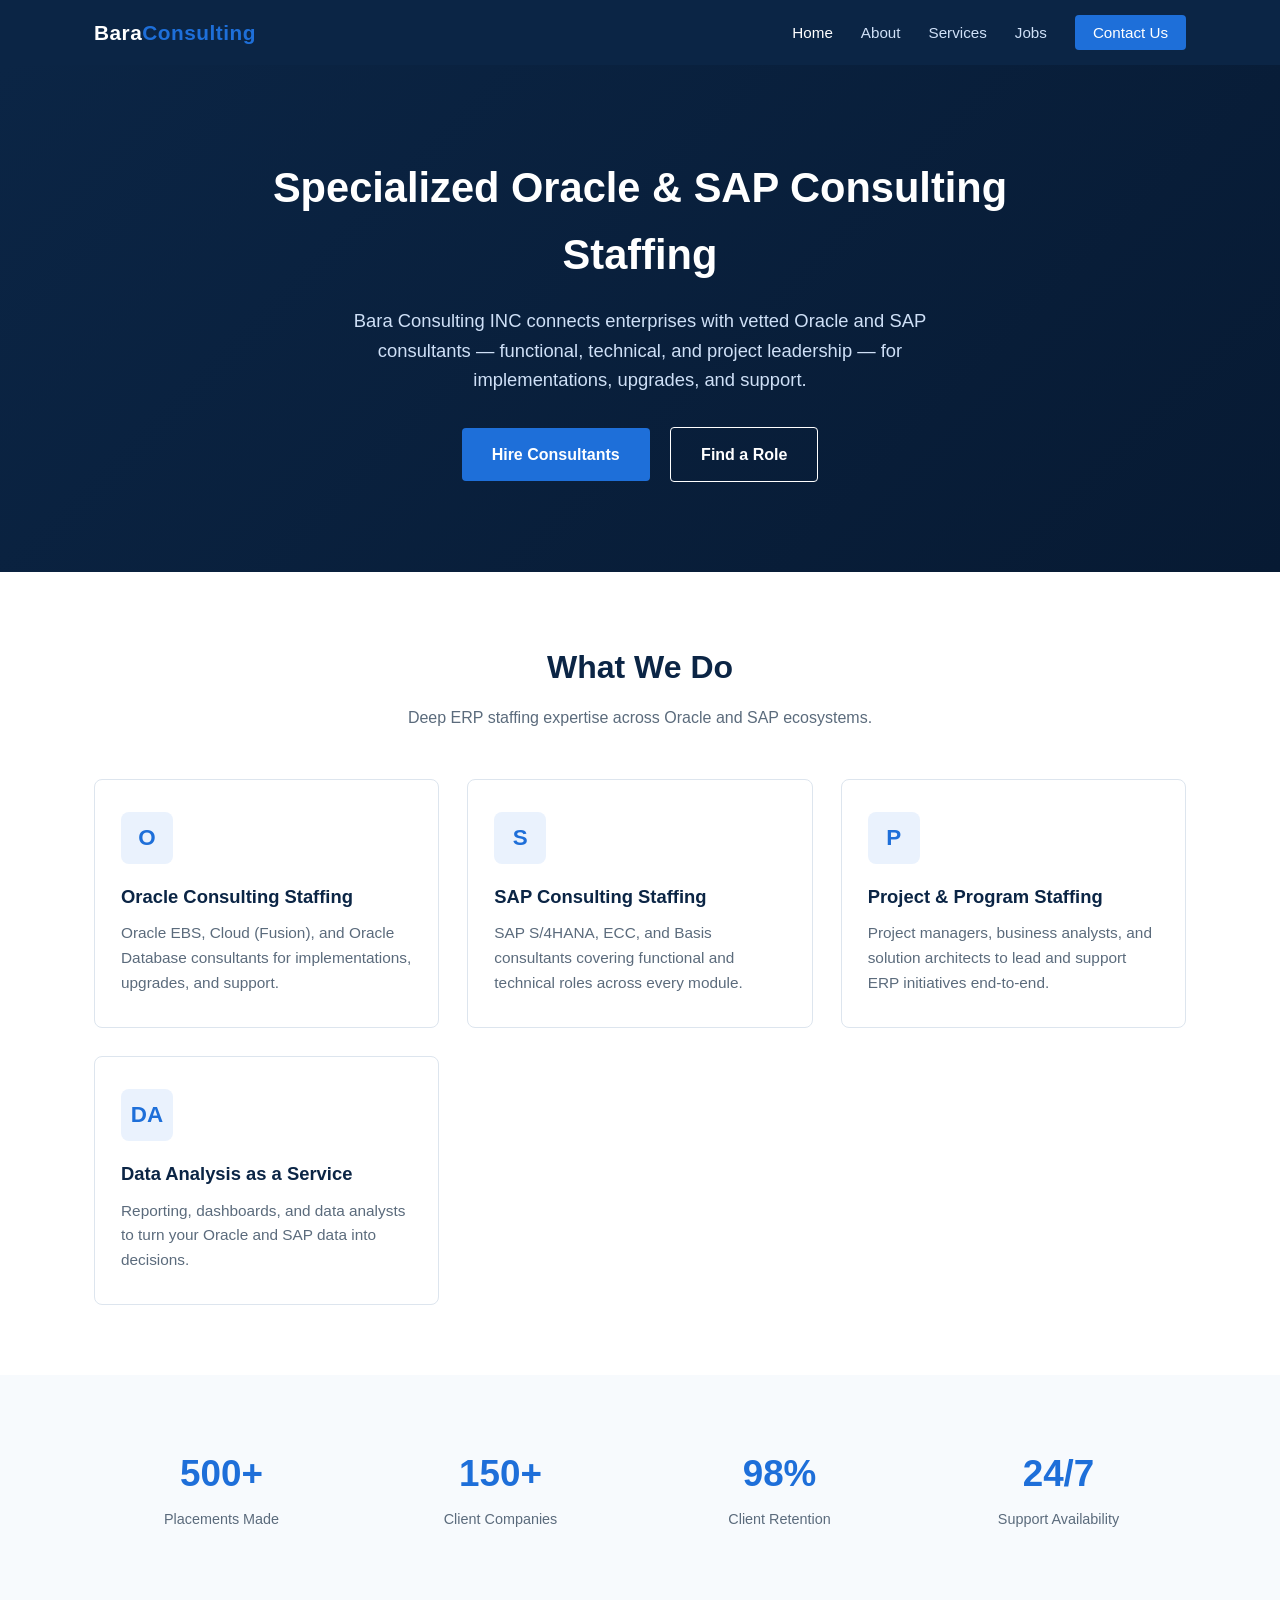
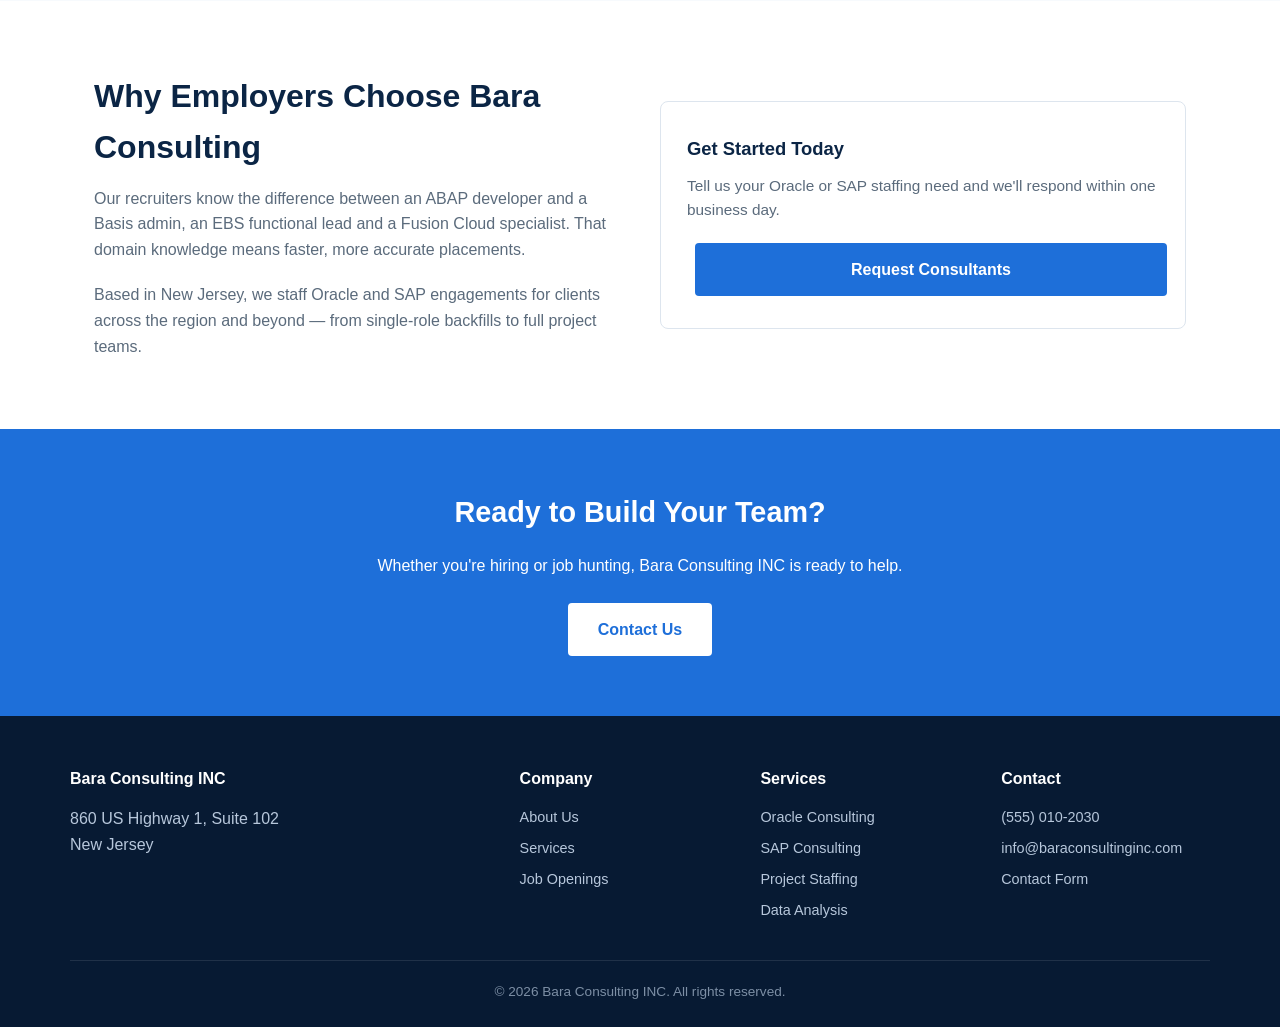
<file: index.html>
<!DOCTYPE html>
<html lang="en">
<head>
<meta charset="UTF-8">
<meta name="viewport" content="width=device-width, initial-scale=1.0">
<title>Bara Consulting INC | Oracle &amp; SAP Consulting Staffing</title>
<meta name="description" content="Bara Consulting INC provides specialized Oracle and SAP consulting staffing for enterprises across New Jersey and beyond.">
<link rel="stylesheet" href="css/style.css">
</head>
<body>

<header>
  <div class="navbar">
    <a href="index.html" class="logo">Bara<span>Consulting</span></a>
    <nav>
      <ul>
        <li><a href="index.html" class="active">Home</a></li>
        <li><a href="about.html">About</a></li>
        <li><a href="services.html">Services</a></li>
        <li><a href="jobs.html">Jobs</a></li>
        <li><a href="contact.html" class="nav-cta">Contact Us</a></li>
      </ul>
    </nav>
  </div>
</header>

<section class="hero">
  <div class="container">
    <h1>Specialized Oracle &amp; SAP Consulting Staffing</h1>
    <p>Bara Consulting INC connects enterprises with vetted Oracle and SAP consultants — functional, technical, and project leadership — for implementations, upgrades, and support.</p>
    <a href="contact.html" class="btn">Hire Consultants</a>
    <a href="jobs.html" class="btn btn-outline">Find a Role</a>
  </div>
</section>

<section>
  <div class="container">
    <h2 class="section-title">What We Do</h2>
    <p class="section-sub">Deep ERP staffing expertise across Oracle and SAP ecosystems.</p>
    <div class="grid-3">
      <div class="card">
        <div class="icon">O</div>
        <h3>Oracle Consulting Staffing</h3>
        <p>Oracle EBS, Cloud (Fusion), and Oracle Database consultants for implementations, upgrades, and support.</p>
      </div>
      <div class="card">
        <div class="icon">S</div>
        <h3>SAP Consulting Staffing</h3>
        <p>SAP S/4HANA, ECC, and Basis consultants covering functional and technical roles across every module.</p>
      </div>
      <div class="card">
        <div class="icon">P</div>
        <h3>Project &amp; Program Staffing</h3>
        <p>Project managers, business analysts, and solution architects to lead and support ERP initiatives end-to-end.</p>
      </div>
      <div class="card">
        <div class="icon">DA</div>
        <h3>Data Analysis as a Service</h3>
        <p>Reporting, dashboards, and data analysts to turn your Oracle and SAP data into decisions.</p>
      </div>
    </div>
  </div>
</section>

<section class="bg-light">
  <div class="container">
    <div class="stats">
      <div>
        <div class="num">500+</div>
        <div class="label">Placements Made</div>
      </div>
      <div>
        <div class="num">150+</div>
        <div class="label">Client Companies</div>
      </div>
      <div>
        <div class="num">98%</div>
        <div class="label">Client Retention</div>
      </div>
      <div>
        <div class="num">24/7</div>
        <div class="label">Support Availability</div>
      </div>
    </div>
  </div>
</section>

<section>
  <div class="container grid-2">
    <div>
      <h2 class="section-title" style="text-align:left">Why Employers Choose Bara Consulting</h2>
      <p style="color:var(--gray); margin-bottom:20px;">Our recruiters know the difference between an ABAP developer and a Basis admin, an EBS functional lead and a Fusion Cloud specialist. That domain knowledge means faster, more accurate placements.</p>
      <p style="color:var(--gray);">Based in New Jersey, we staff Oracle and SAP engagements for clients across the region and beyond — from single-role backfills to full project teams.</p>
    </div>
    <div class="card">
      <h3>Get Started Today</h3>
      <p style="margin-bottom:20px;">Tell us your Oracle or SAP staffing need and we'll respond within one business day.</p>
      <a href="contact.html" class="btn" style="width:100%; text-align:center;">Request Consultants</a>
    </div>
  </div>
</section>

<div class="cta-band">
  <h2>Ready to Build Your Team?</h2>
  <p style="margin-bottom:24px;">Whether you're hiring or job hunting, Bara Consulting INC is ready to help.</p>
  <a href="contact.html" class="btn">Contact Us</a>
</div>

<footer>
  <div class="footer-grid">
    <div>
      <h4>Bara Consulting INC</h4>
      <p>860 US Highway 1, Suite 102<br>New Jersey</p>
    </div>
    <div>
      <h4>Company</h4>
      <ul>
        <li><a href="about.html">About Us</a></li>
        <li><a href="services.html">Services</a></li>
        <li><a href="jobs.html">Job Openings</a></li>
      </ul>
    </div>
    <div>
      <h4>Services</h4>
      <ul>
        <li><a href="services.html">Oracle Consulting</a></li>
        <li><a href="services.html">SAP Consulting</a></li>
        <li><a href="services.html">Project Staffing</a></li>
        <li><a href="services.html">Data Analysis</a></li>
      </ul>
    </div>
    <div>
      <h4>Contact</h4>
      <ul>
        <li>(555) 010-2030</li>
        <li>info@baraconsultinginc.com</li>
        <li><a href="contact.html">Contact Form</a></li>
      </ul>
    </div>
  </div>
  <div class="footer-bottom">&copy; 2026 Bara Consulting INC. All rights reserved.</div>
</footer>

</body>
</html>
</file>
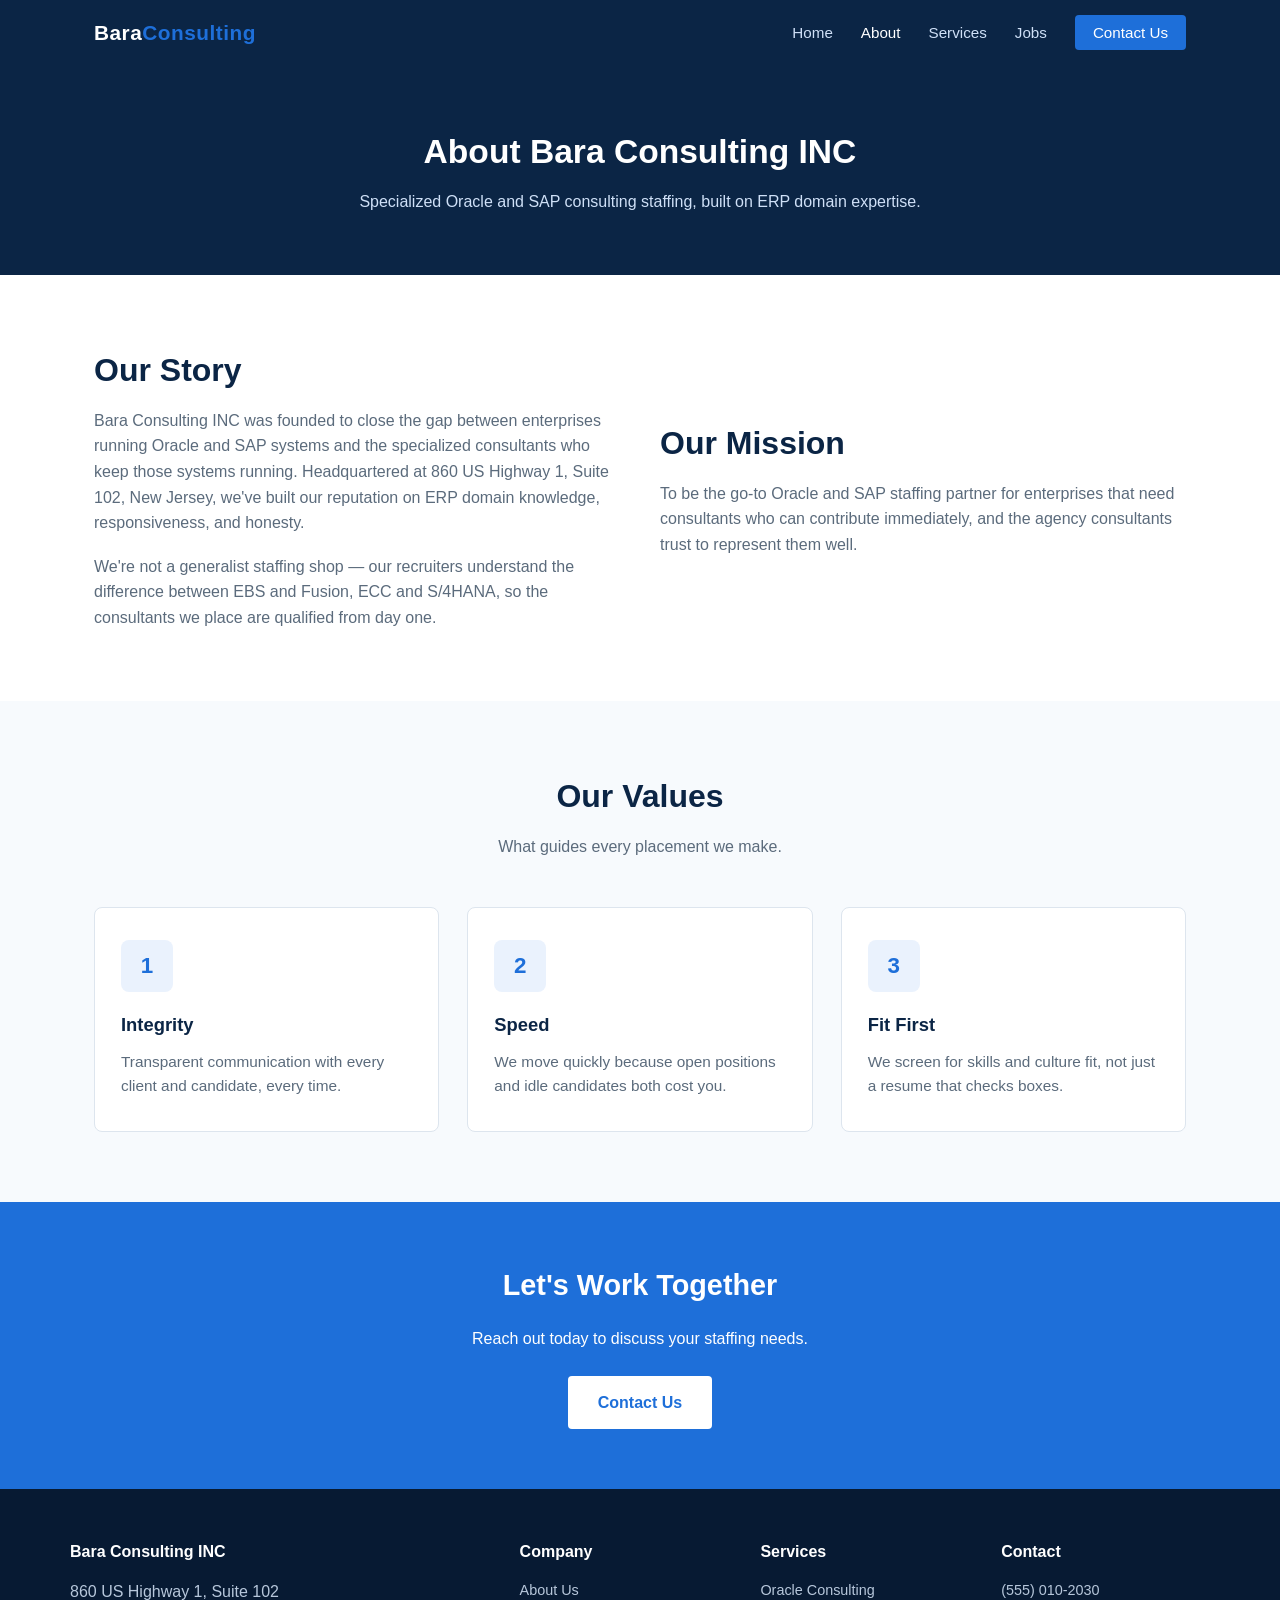
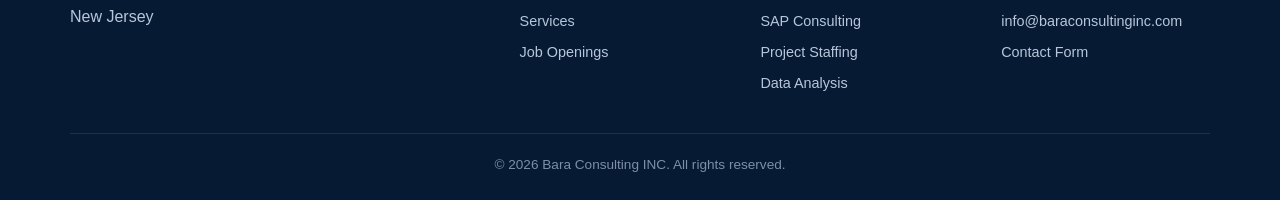
<file: about.html>
<!DOCTYPE html>
<html lang="en">
<head>
<meta charset="UTF-8">
<meta name="viewport" content="width=device-width, initial-scale=1.0">
<title>About Us | Bara Consulting INC</title>
<meta name="description" content="Learn about Bara Consulting INC, a New Jersey based staffing agency connecting businesses with reliable talent.">
<link rel="stylesheet" href="css/style.css">
</head>
<body>

<header>
  <div class="navbar">
    <a href="index.html" class="logo">Bara<span>Consulting</span></a>
    <nav>
      <ul>
        <li><a href="index.html">Home</a></li>
        <li><a href="about.html" class="active">About</a></li>
        <li><a href="services.html">Services</a></li>
        <li><a href="jobs.html">Jobs</a></li>
        <li><a href="contact.html" class="nav-cta">Contact Us</a></li>
      </ul>
    </nav>
  </div>
</header>

<div class="page-header">
  <h1>About Bara Consulting INC</h1>
  <p>Specialized Oracle and SAP consulting staffing, built on ERP domain expertise.</p>
</div>

<section>
  <div class="container grid-2">
    <div>
      <h2 class="section-title" style="text-align:left;">Our Story</h2>
      <p style="color:var(--gray); margin-bottom:18px;">Bara Consulting INC was founded to close the gap between enterprises running Oracle and SAP systems and the specialized consultants who keep those systems running. Headquartered at 860 US Highway 1, Suite 102, New Jersey, we've built our reputation on ERP domain knowledge, responsiveness, and honesty.</p>
      <p style="color:var(--gray);">We're not a generalist staffing shop — our recruiters understand the difference between EBS and Fusion, ECC and S/4HANA, so the consultants we place are qualified from day one.</p>
    </div>
    <div>
      <h2 class="section-title" style="text-align:left;">Our Mission</h2>
      <p style="color:var(--gray);">To be the go-to Oracle and SAP staffing partner for enterprises that need consultants who can contribute immediately, and the agency consultants trust to represent them well.</p>
    </div>
  </div>
</section>

<section class="bg-light">
  <div class="container">
    <h2 class="section-title">Our Values</h2>
    <p class="section-sub">What guides every placement we make.</p>
    <div class="grid-3">
      <div class="card">
        <div class="icon">1</div>
        <h3>Integrity</h3>
        <p>Transparent communication with every client and candidate, every time.</p>
      </div>
      <div class="card">
        <div class="icon">2</div>
        <h3>Speed</h3>
        <p>We move quickly because open positions and idle candidates both cost you.</p>
      </div>
      <div class="card">
        <div class="icon">3</div>
        <h3>Fit First</h3>
        <p>We screen for skills and culture fit, not just a resume that checks boxes.</p>
      </div>
    </div>
  </div>
</section>

<div class="cta-band">
  <h2>Let's Work Together</h2>
  <p style="margin-bottom:24px;">Reach out today to discuss your staffing needs.</p>
  <a href="contact.html" class="btn">Contact Us</a>
</div>

<footer>
  <div class="footer-grid">
    <div>
      <h4>Bara Consulting INC</h4>
      <p>860 US Highway 1, Suite 102<br>New Jersey</p>
    </div>
    <div>
      <h4>Company</h4>
      <ul>
        <li><a href="about.html">About Us</a></li>
        <li><a href="services.html">Services</a></li>
        <li><a href="jobs.html">Job Openings</a></li>
      </ul>
    </div>
    <div>
      <h4>Services</h4>
      <ul>
        <li><a href="services.html">Oracle Consulting</a></li>
        <li><a href="services.html">SAP Consulting</a></li>
        <li><a href="services.html">Project Staffing</a></li>
        <li><a href="services.html">Data Analysis</a></li>
      </ul>
    </div>
    <div>
      <h4>Contact</h4>
      <ul>
        <li>(555) 010-2030</li>
        <li>info@baraconsultinginc.com</li>
        <li><a href="contact.html">Contact Form</a></li>
      </ul>
    </div>
  </div>
  <div class="footer-bottom">&copy; 2026 Bara Consulting INC. All rights reserved.</div>
</footer>

</body>
</html>
</file>
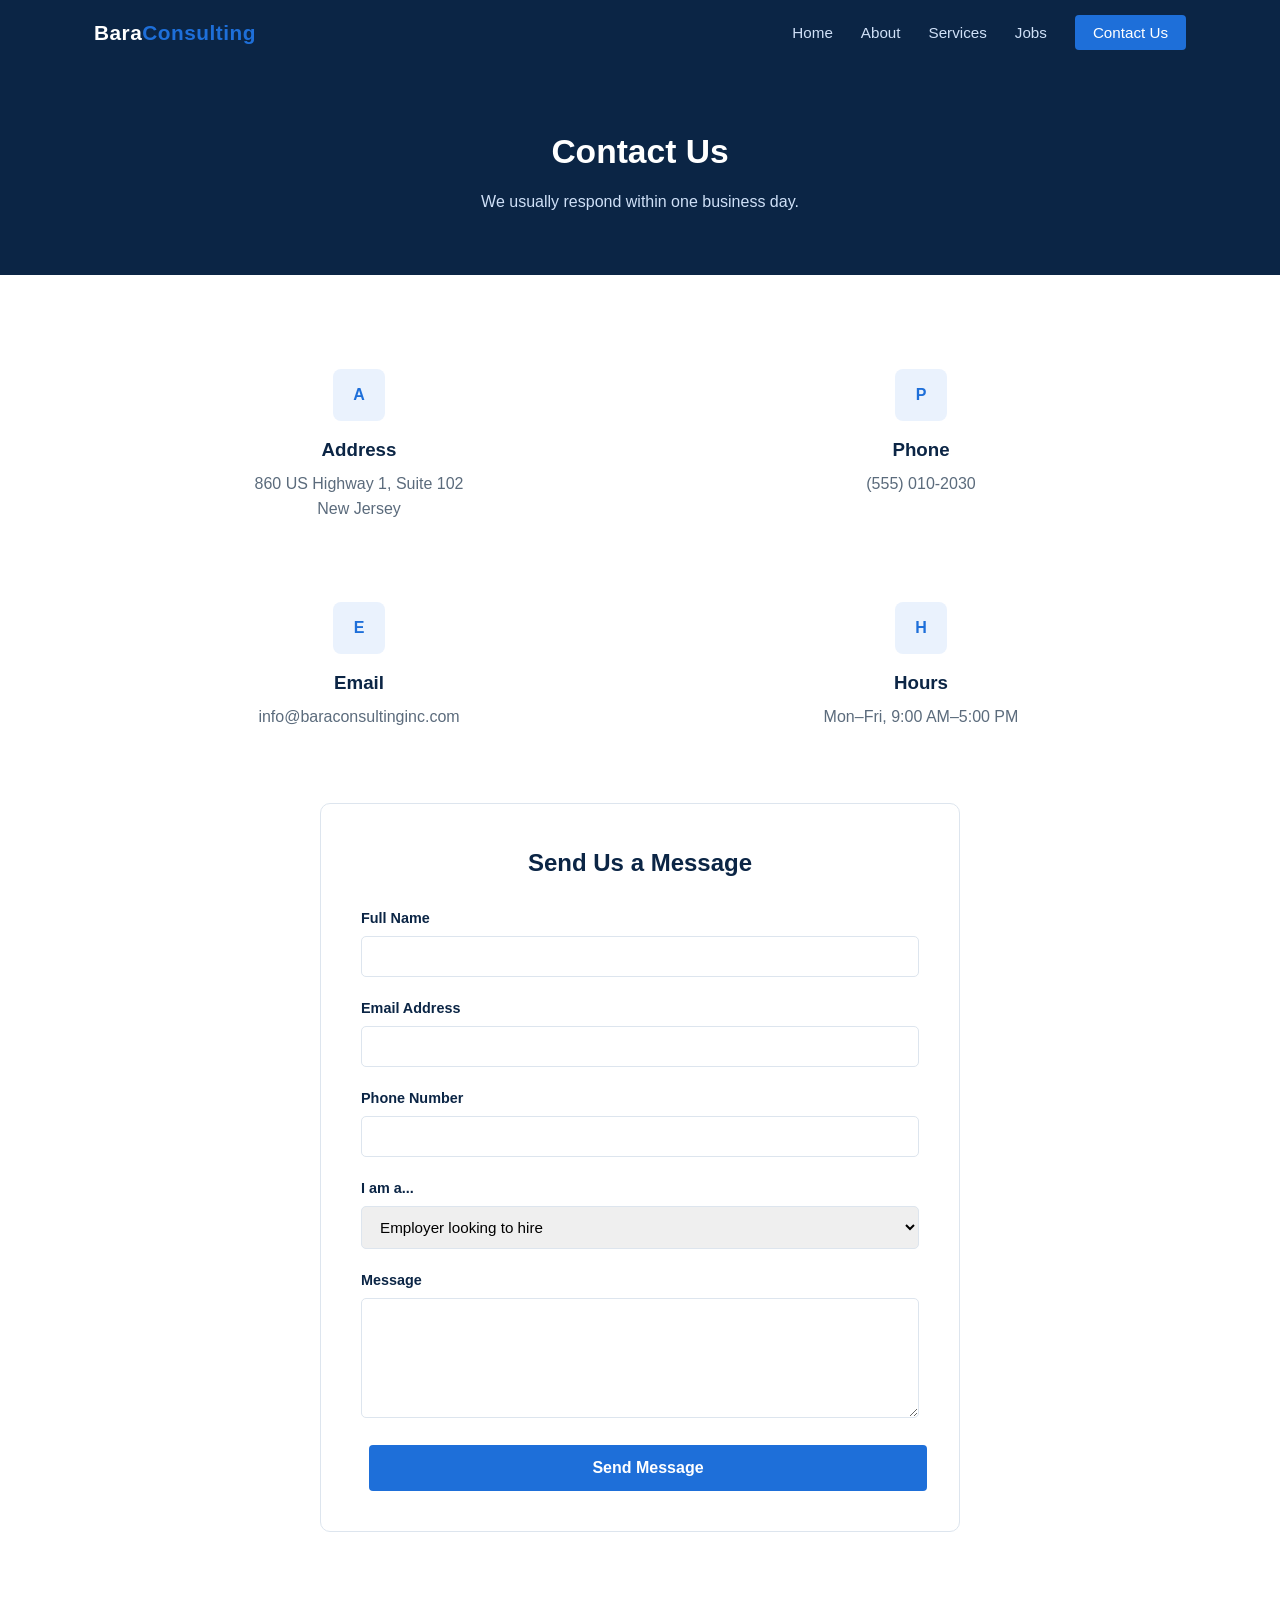
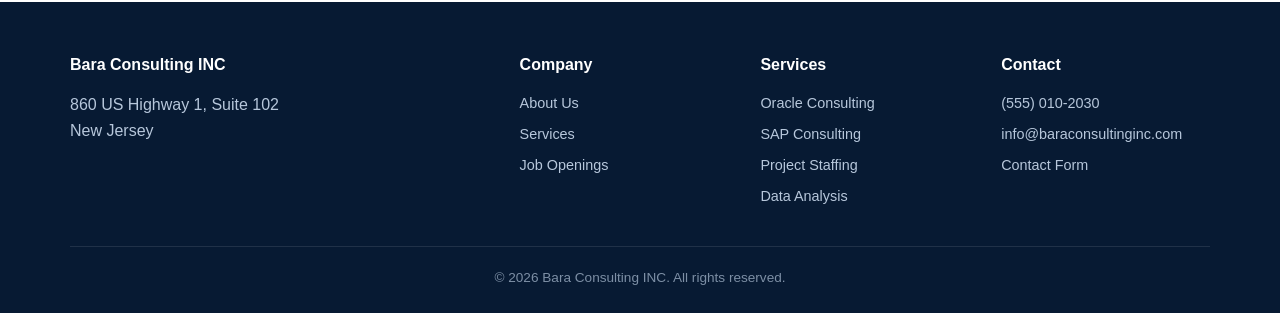
<file: contact.html>
<!DOCTYPE html>
<html lang="en">
<head>
<meta charset="UTF-8">
<meta name="viewport" content="width=device-width, initial-scale=1.0">
<title>Contact Us | Bara Consulting INC</title>
<meta name="description" content="Contact Bara Consulting INC, a New Jersey staffing agency, at 860 US Highway 1 Suite 102.">
<link rel="stylesheet" href="css/style.css">
</head>
<body>

<header>
  <div class="navbar">
    <a href="index.html" class="logo">Bara<span>Consulting</span></a>
    <nav>
      <ul>
        <li><a href="index.html">Home</a></li>
        <li><a href="about.html">About</a></li>
        <li><a href="services.html">Services</a></li>
        <li><a href="jobs.html">Jobs</a></li>
        <li><a href="contact.html" class="nav-cta active">Contact Us</a></li>
      </ul>
    </nav>
  </div>
</header>

<div class="page-header">
  <h1>Contact Us</h1>
  <p>We usually respond within one business day.</p>
</div>

<section>
  <div class="container">
    <div class="contact-info">
      <div class="info-card">
        <div class="icon" style="width:52px;height:52px;border-radius:8px;background:var(--blue-light);color:var(--blue);display:flex;align-items:center;justify-content:center;font-weight:700;">A</div>
        <h3>Address</h3>
        <p>860 US Highway 1, Suite 102<br>New Jersey</p>
      </div>
      <div class="info-card">
        <div class="icon" style="width:52px;height:52px;border-radius:8px;background:var(--blue-light);color:var(--blue);display:flex;align-items:center;justify-content:center;font-weight:700;">P</div>
        <h3>Phone</h3>
        <p>(555) 010-2030</p>
      </div>
      <div class="info-card">
        <div class="icon" style="width:52px;height:52px;border-radius:8px;background:var(--blue-light);color:var(--blue);display:flex;align-items:center;justify-content:center;font-weight:700;">E</div>
        <h3>Email</h3>
        <p>info@baraconsultinginc.com</p>
      </div>
      <div class="info-card">
        <div class="icon" style="width:52px;height:52px;border-radius:8px;background:var(--blue-light);color:var(--blue);display:flex;align-items:center;justify-content:center;font-weight:700;">H</div>
        <h3>Hours</h3>
        <p>Mon&ndash;Fri, 9:00 AM&ndash;5:00 PM</p>
      </div>
    </div>

    <div class="form-box">
      <h2 style="color:var(--navy); margin-bottom:24px; text-align:center;">Send Us a Message</h2>
      <form action="mailto:info@baraconsultinginc.com" method="post" enctype="text/plain">
        <label for="name">Full Name</label>
        <input type="text" id="name" name="name" required>

        <label for="email">Email Address</label>
        <input type="email" id="email" name="email" required>

        <label for="phone">Phone Number</label>
        <input type="tel" id="phone" name="phone">

        <label for="type">I am a...</label>
        <select id="type" name="type">
          <option>Employer looking to hire</option>
          <option>Job seeker</option>
          <option>Other</option>
        </select>

        <label for="message">Message</label>
        <textarea id="message" name="message" required></textarea>

        <button type="submit" class="btn" style="width:100%; border:none; cursor:pointer; font-size:1rem;">Send Message</button>
      </form>
    </div>
  </div>
</section>

<footer>
  <div class="footer-grid">
    <div>
      <h4>Bara Consulting INC</h4>
      <p>860 US Highway 1, Suite 102<br>New Jersey</p>
    </div>
    <div>
      <h4>Company</h4>
      <ul>
        <li><a href="about.html">About Us</a></li>
        <li><a href="services.html">Services</a></li>
        <li><a href="jobs.html">Job Openings</a></li>
      </ul>
    </div>
    <div>
      <h4>Services</h4>
      <ul>
        <li><a href="services.html">Oracle Consulting</a></li>
        <li><a href="services.html">SAP Consulting</a></li>
        <li><a href="services.html">Project Staffing</a></li>
        <li><a href="services.html">Data Analysis</a></li>
      </ul>
    </div>
    <div>
      <h4>Contact</h4>
      <ul>
        <li>(555) 010-2030</li>
        <li>info@baraconsultinginc.com</li>
        <li><a href="contact.html">Contact Form</a></li>
      </ul>
    </div>
  </div>
  <div class="footer-bottom">&copy; 2026 Bara Consulting INC. All rights reserved.</div>
</footer>

</body>
</html>
</file>
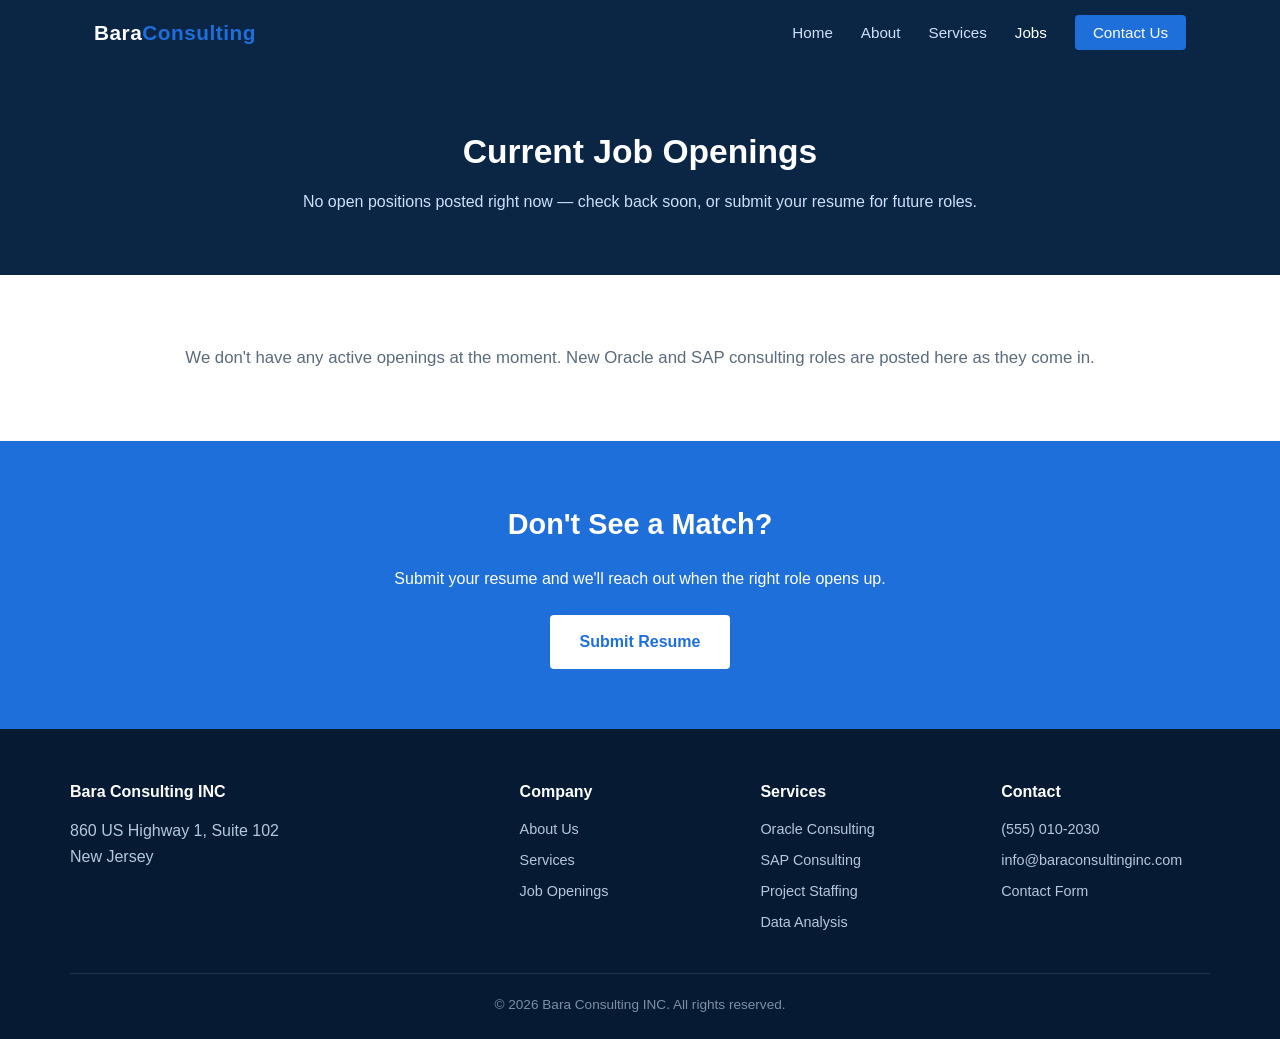
<file: jobs.html>
<!DOCTYPE html>
<html lang="en">
<head>
<meta charset="UTF-8">
<meta name="viewport" content="width=device-width, initial-scale=1.0">
<title>Job Openings | Bara Consulting INC</title>
<meta name="description" content="Browse current job openings from Bara Consulting INC staffing agency in New Jersey.">
<link rel="stylesheet" href="css/style.css">
</head>
<body>

<header>
  <div class="navbar">
    <a href="index.html" class="logo">Bara<span>Consulting</span></a>
    <nav>
      <ul>
        <li><a href="index.html">Home</a></li>
        <li><a href="about.html">About</a></li>
        <li><a href="services.html">Services</a></li>
        <li><a href="jobs.html" class="active">Jobs</a></li>
        <li><a href="contact.html" class="nav-cta">Contact Us</a></li>
      </ul>
    </nav>
  </div>
</header>

<div class="page-header">
  <h1>Current Job Openings</h1>
  <p>No open positions posted right now — check back soon, or submit your resume for future roles.</p>
</div>

<section>
  <div class="container">
    <p style="text-align:center; color:var(--gray); font-size:1.05rem;">We don't have any active openings at the moment. New Oracle and SAP consulting roles are posted here as they come in.</p>
  </div>
</section>

<div class="cta-band">
  <h2>Don't See a Match?</h2>
  <p style="margin-bottom:24px;">Submit your resume and we'll reach out when the right role opens up.</p>
  <a href="contact.html" class="btn">Submit Resume</a>
</div>

<footer>
  <div class="footer-grid">
    <div>
      <h4>Bara Consulting INC</h4>
      <p>860 US Highway 1, Suite 102<br>New Jersey</p>
    </div>
    <div>
      <h4>Company</h4>
      <ul>
        <li><a href="about.html">About Us</a></li>
        <li><a href="services.html">Services</a></li>
        <li><a href="jobs.html">Job Openings</a></li>
      </ul>
    </div>
    <div>
      <h4>Services</h4>
      <ul>
        <li><a href="services.html">Oracle Consulting</a></li>
        <li><a href="services.html">SAP Consulting</a></li>
        <li><a href="services.html">Project Staffing</a></li>
        <li><a href="services.html">Data Analysis</a></li>
      </ul>
    </div>
    <div>
      <h4>Contact</h4>
      <ul>
        <li>(555) 010-2030</li>
        <li>info@baraconsultinginc.com</li>
        <li><a href="contact.html">Contact Form</a></li>
      </ul>
    </div>
  </div>
  <div class="footer-bottom">&copy; 2026 Bara Consulting INC. All rights reserved.</div>
</footer>

</body>
</html>
</file>
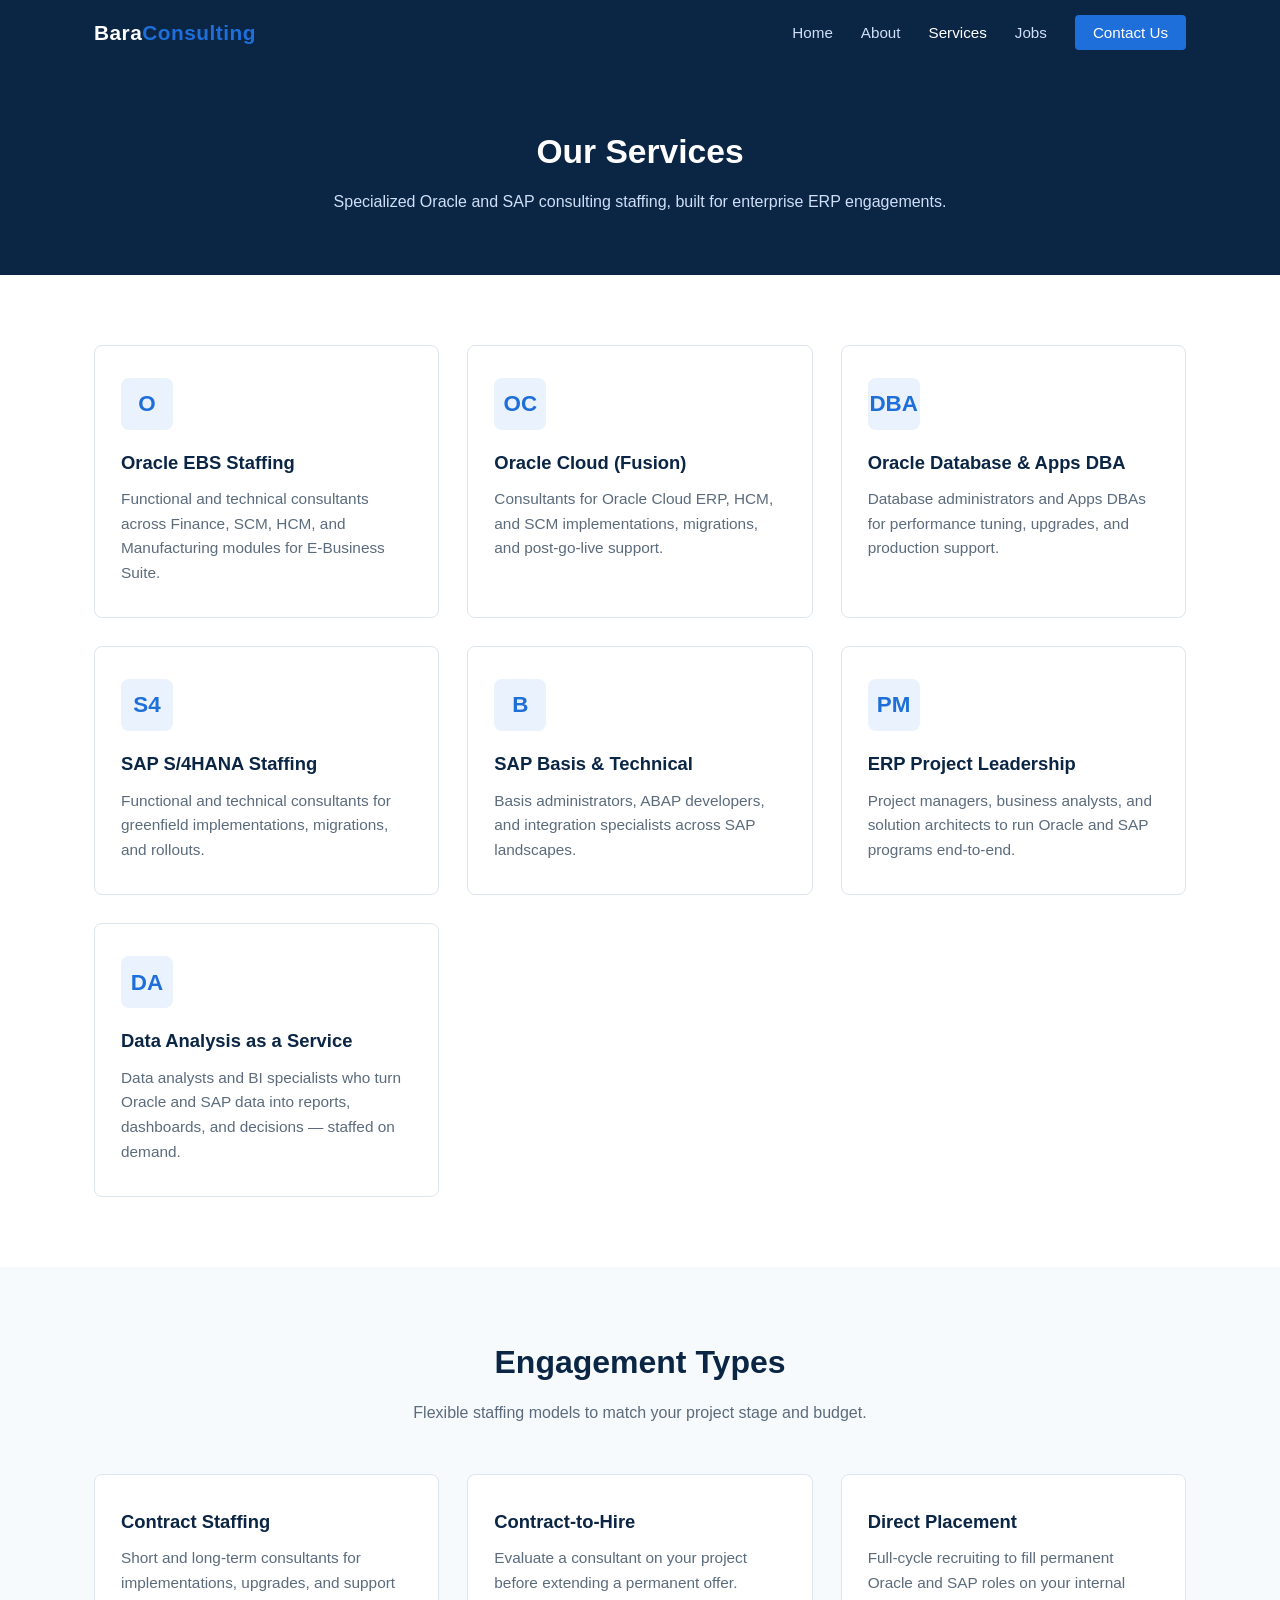
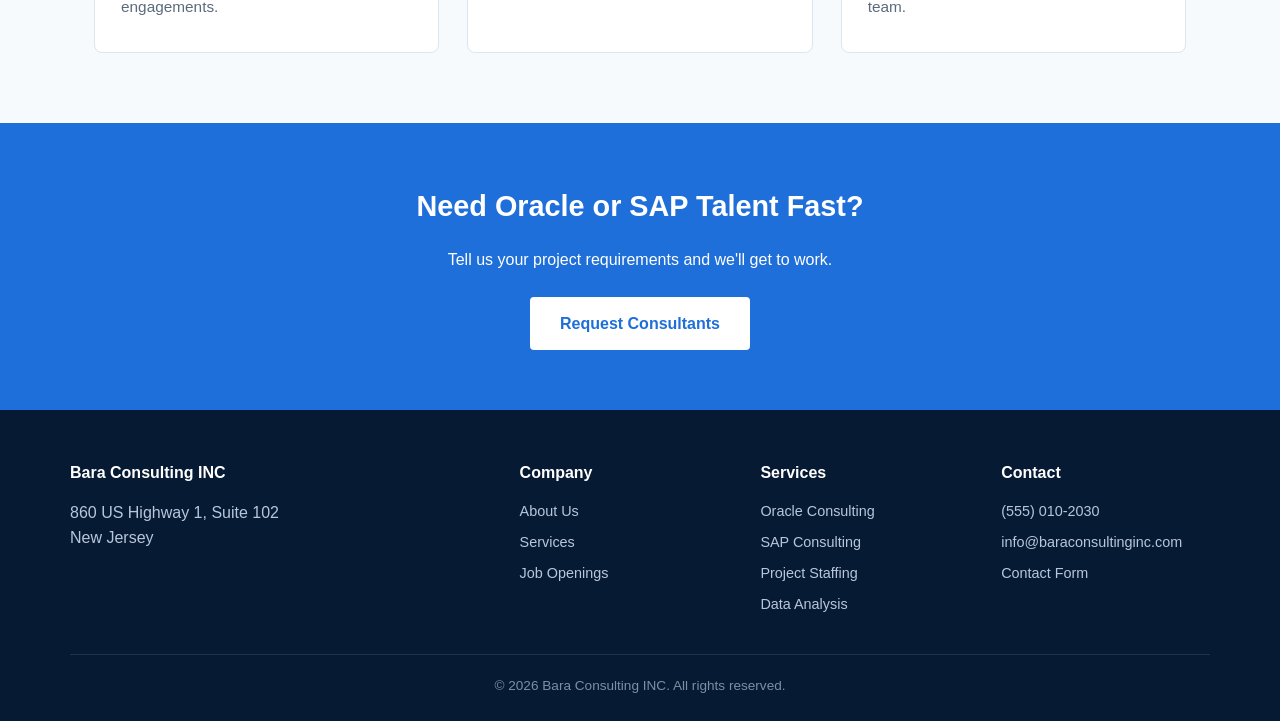
<file: services.html>
<!DOCTYPE html>
<html lang="en">
<head>
<meta charset="UTF-8">
<meta name="viewport" content="width=device-width, initial-scale=1.0">
<title>Services | Bara Consulting INC</title>
<meta name="description" content="Oracle and SAP consulting staffing services from Bara Consulting INC, including functional, technical, and project leadership placements.">
<link rel="stylesheet" href="css/style.css">
</head>
<body>

<header>
  <div class="navbar">
    <a href="index.html" class="logo">Bara<span>Consulting</span></a>
    <nav>
      <ul>
        <li><a href="index.html">Home</a></li>
        <li><a href="about.html">About</a></li>
        <li><a href="services.html" class="active">Services</a></li>
        <li><a href="jobs.html">Jobs</a></li>
        <li><a href="contact.html" class="nav-cta">Contact Us</a></li>
      </ul>
    </nav>
  </div>
</header>

<div class="page-header">
  <h1>Our Services</h1>
  <p>Specialized Oracle and SAP consulting staffing, built for enterprise ERP engagements.</p>
</div>

<section>
  <div class="container">
    <div class="grid-3">
      <div class="card">
        <div class="icon">O</div>
        <h3>Oracle EBS Staffing</h3>
        <p>Functional and technical consultants across Finance, SCM, HCM, and Manufacturing modules for E-Business Suite.</p>
      </div>
      <div class="card">
        <div class="icon">OC</div>
        <h3>Oracle Cloud (Fusion)</h3>
        <p>Consultants for Oracle Cloud ERP, HCM, and SCM implementations, migrations, and post-go-live support.</p>
      </div>
      <div class="card">
        <div class="icon">DBA</div>
        <h3>Oracle Database &amp; Apps DBA</h3>
        <p>Database administrators and Apps DBAs for performance tuning, upgrades, and production support.</p>
      </div>
      <div class="card">
        <div class="icon">S4</div>
        <h3>SAP S/4HANA Staffing</h3>
        <p>Functional and technical consultants for greenfield implementations, migrations, and rollouts.</p>
      </div>
      <div class="card">
        <div class="icon">B</div>
        <h3>SAP Basis &amp; Technical</h3>
        <p>Basis administrators, ABAP developers, and integration specialists across SAP landscapes.</p>
      </div>
      <div class="card">
        <div class="icon">PM</div>
        <h3>ERP Project Leadership</h3>
        <p>Project managers, business analysts, and solution architects to run Oracle and SAP programs end-to-end.</p>
      </div>
      <div class="card">
        <div class="icon">DA</div>
        <h3>Data Analysis as a Service</h3>
        <p>Data analysts and BI specialists who turn Oracle and SAP data into reports, dashboards, and decisions — staffed on demand.</p>
      </div>
    </div>
  </div>
</section>

<section class="bg-light">
  <div class="container">
    <h2 class="section-title">Engagement Types</h2>
    <p class="section-sub">Flexible staffing models to match your project stage and budget.</p>
    <div class="grid-3">
      <div class="card">
        <h3>Contract Staffing</h3>
        <p>Short and long-term consultants for implementations, upgrades, and support engagements.</p>
      </div>
      <div class="card">
        <h3>Contract-to-Hire</h3>
        <p>Evaluate a consultant on your project before extending a permanent offer.</p>
      </div>
      <div class="card">
        <h3>Direct Placement</h3>
        <p>Full-cycle recruiting to fill permanent Oracle and SAP roles on your internal team.</p>
      </div>
    </div>
  </div>
</section>

<div class="cta-band">
  <h2>Need Oracle or SAP Talent Fast?</h2>
  <p style="margin-bottom:24px;">Tell us your project requirements and we'll get to work.</p>
  <a href="contact.html" class="btn">Request Consultants</a>
</div>

<footer>
  <div class="footer-grid">
    <div>
      <h4>Bara Consulting INC</h4>
      <p>860 US Highway 1, Suite 102<br>New Jersey</p>
    </div>
    <div>
      <h4>Company</h4>
      <ul>
        <li><a href="about.html">About Us</a></li>
        <li><a href="services.html">Services</a></li>
        <li><a href="jobs.html">Job Openings</a></li>
      </ul>
    </div>
    <div>
      <h4>Services</h4>
      <ul>
        <li><a href="services.html">Oracle Consulting</a></li>
        <li><a href="services.html">SAP Consulting</a></li>
        <li><a href="services.html">Project Staffing</a></li>
        <li><a href="services.html">Data Analysis</a></li>
      </ul>
    </div>
    <div>
      <h4>Contact</h4>
      <ul>
        <li>(555) 010-2030</li>
        <li>info@baraconsultinginc.com</li>
        <li><a href="contact.html">Contact Form</a></li>
      </ul>
    </div>
  </div>
  <div class="footer-bottom">&copy; 2026 Bara Consulting INC. All rights reserved.</div>
</footer>

</body>
</html>
</file>
<file: css/style.css>
:root {
  --navy: #0b2545;
  --navy-dark: #071a33;
  --blue: #1e6fd9;
  --blue-light: #eaf2fd;
  --gray: #5b6b7c;
  --border: #dde5ee;
  --bg: #ffffff;
}

* { box-sizing: border-box; margin: 0; padding: 0; }

body {
  font-family: "Segoe UI", Arial, sans-serif;
  color: #1b2733;
  background: var(--bg);
  line-height: 1.6;
}

a { text-decoration: none; color: inherit; }
ul { list-style: none; }
img { max-width: 100%; }

.container {
  max-width: 1140px;
  margin: 0 auto;
  padding: 0 24px;
}

/* Header */
header {
  background: var(--navy);
  position: sticky;
  top: 0;
  z-index: 100;
}

.navbar {
  display: flex;
  align-items: center;
  justify-content: space-between;
  padding: 16px 24px;
  max-width: 1140px;
  margin: 0 auto;
}

.logo {
  color: #fff;
  font-size: 1.3rem;
  font-weight: 700;
  letter-spacing: 0.5px;
}
.logo span { color: var(--blue); }

.navbar nav ul {
  display: flex;
  gap: 28px;
}

.navbar nav a {
  color: #cfe0f7;
  font-weight: 500;
  font-size: 0.95rem;
  transition: color 0.15s;
}
.navbar nav a:hover, .navbar nav a.active { color: #fff; }

.nav-cta {
  background: var(--blue);
  color: #fff !important;
  padding: 9px 18px;
  border-radius: 4px;
  font-weight: 600;
}
.nav-cta:hover { background: #1558ad; }

/* Hero */
.hero {
  background: linear-gradient(135deg, var(--navy) 0%, var(--navy-dark) 100%);
  color: #fff;
  padding: 90px 24px;
  text-align: center;
}
.hero h1 {
  font-size: 2.6rem;
  margin-bottom: 18px;
  max-width: 760px;
  margin-left: auto;
  margin-right: auto;
}
.hero p {
  font-size: 1.15rem;
  color: #cfe0f7;
  max-width: 640px;
  margin: 0 auto 32px;
}
.btn {
  display: inline-block;
  background: var(--blue);
  color: #fff;
  padding: 14px 30px;
  border-radius: 4px;
  font-weight: 600;
  margin: 0 8px;
  transition: background 0.15s;
}
.btn:hover { background: #1558ad; }
.btn-outline {
  background: transparent;
  border: 1px solid #fff;
}
.btn-outline:hover { background: rgba(255,255,255,0.1); }

/* Page header (non-home) */
.page-header {
  background: var(--navy);
  color: #fff;
  padding: 60px 24px;
  text-align: center;
}
.page-header h1 { font-size: 2.1rem; margin-bottom: 10px; }
.page-header p { color: #cfe0f7; }

/* Sections */
section { padding: 70px 24px; }
.section-title {
  text-align: center;
  font-size: 2rem;
  color: var(--navy);
  margin-bottom: 12px;
}
.section-sub {
  text-align: center;
  color: var(--gray);
  max-width: 620px;
  margin: 0 auto 48px;
}

.grid-3 {
  display: grid;
  grid-template-columns: repeat(3, 1fr);
  gap: 28px;
}
.grid-2 {
  display: grid;
  grid-template-columns: 1fr 1fr;
  gap: 40px;
  align-items: center;
}

.card {
  border: 1px solid var(--border);
  border-radius: 8px;
  padding: 32px 26px;
  background: #fff;
  transition: box-shadow 0.15s, transform 0.15s;
}
.card:hover { box-shadow: 0 8px 24px rgba(11,37,69,0.08); transform: translateY(-3px); }
.card .icon {
  width: 52px;
  height: 52px;
  border-radius: 8px;
  background: var(--blue-light);
  color: var(--blue);
  display: flex;
  align-items: center;
  justify-content: center;
  font-size: 1.4rem;
  margin-bottom: 18px;
  font-weight: 700;
}
.card h3 { color: var(--navy); margin-bottom: 10px; font-size: 1.15rem; }
.card p { color: var(--gray); font-size: 0.96rem; }

.bg-light { background: #f7fafd; }

.stats {
  display: grid;
  grid-template-columns: repeat(4, 1fr);
  gap: 24px;
  text-align: center;
}
.stats .num { font-size: 2.3rem; font-weight: 700; color: var(--blue); }
.stats .label { color: var(--gray); font-size: 0.9rem; margin-top: 4px; }

.cta-band {
  background: var(--blue);
  color: #fff;
  text-align: center;
  padding: 60px 24px;
}
.cta-band h2 { margin-bottom: 18px; font-size: 1.8rem; }
.cta-band .btn { background: #fff; color: var(--blue); }
.cta-band .btn:hover { background: #eaf2fd; }

/* Jobs list */
.job {
  border: 1px solid var(--border);
  border-radius: 8px;
  padding: 24px;
  margin-bottom: 18px;
  display: flex;
  justify-content: space-between;
  align-items: center;
  flex-wrap: wrap;
  gap: 12px;
}
.job h3 { color: var(--navy); margin-bottom: 6px; }
.job .meta { color: var(--gray); font-size: 0.9rem; }
.job .tag {
  display: inline-block;
  background: var(--blue-light);
  color: var(--blue);
  font-size: 0.78rem;
  font-weight: 600;
  padding: 3px 10px;
  border-radius: 20px;
  margin-right: 6px;
}

/* Forms */
.form-box {
  max-width: 640px;
  margin: 0 auto;
  border: 1px solid var(--border);
  border-radius: 10px;
  padding: 40px;
}
label { display: block; font-weight: 600; margin-bottom: 6px; font-size: 0.9rem; color: var(--navy); }
input, textarea, select {
  width: 100%;
  padding: 11px 14px;
  border: 1px solid var(--border);
  border-radius: 5px;
  margin-bottom: 20px;
  font-family: inherit;
  font-size: 0.95rem;
}
textarea { resize: vertical; min-height: 120px; }

.contact-info {
  display: grid;
  grid-template-columns: 1fr 1fr;
  gap: 32px;
  margin-bottom: 50px;
}
.info-card {
  text-align: center;
  padding: 24px;
}
.info-card .icon {
  margin: 0 auto 14px;
}
.info-card h3 { color: var(--navy); margin-bottom: 6px; }
.info-card p { color: var(--gray); }

/* Footer */
footer {
  background: var(--navy-dark);
  color: #b7c7db;
  padding: 50px 24px 24px;
}
.footer-grid {
  display: grid;
  grid-template-columns: 2fr 1fr 1fr 1fr;
  gap: 32px;
  max-width: 1140px;
  margin: 0 auto 30px;
}
.footer-grid h4 { color: #fff; margin-bottom: 14px; font-size: 1rem; }
.footer-grid li { margin-bottom: 8px; font-size: 0.9rem; }
.footer-grid a:hover { color: #fff; }
.footer-bottom {
  border-top: 1px solid rgba(255,255,255,0.1);
  max-width: 1140px;
  margin: 0 auto;
  padding-top: 20px;
  font-size: 0.85rem;
  text-align: center;
  color: #7d8fa5;
}

@media (max-width: 860px) {
  .navbar nav ul { display: none; }
  .grid-3 { grid-template-columns: 1fr; }
  .grid-2 { grid-template-columns: 1fr; }
  .stats { grid-template-columns: repeat(2, 1fr); }
  .contact-info { grid-template-columns: 1fr; }
  .footer-grid { grid-template-columns: 1fr 1fr; }
  .hero h1 { font-size: 2rem; }
}
</file>
